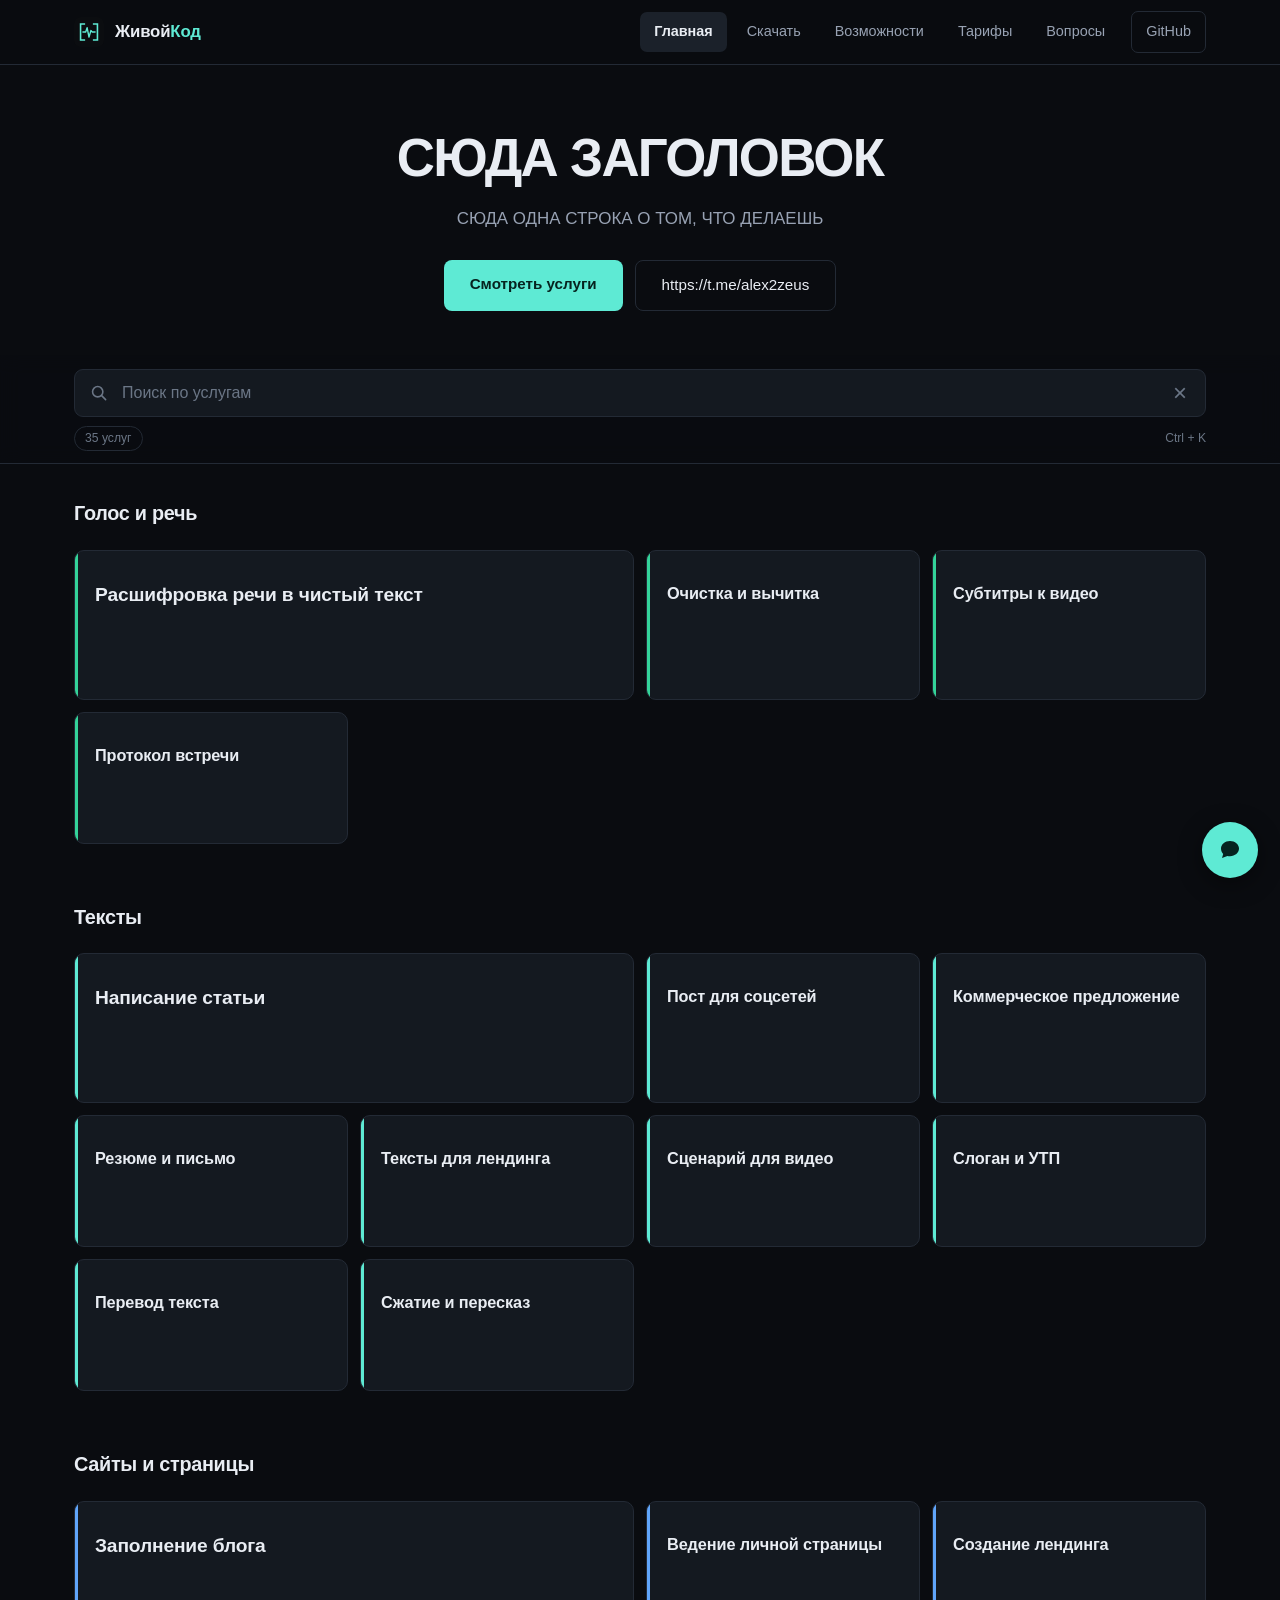
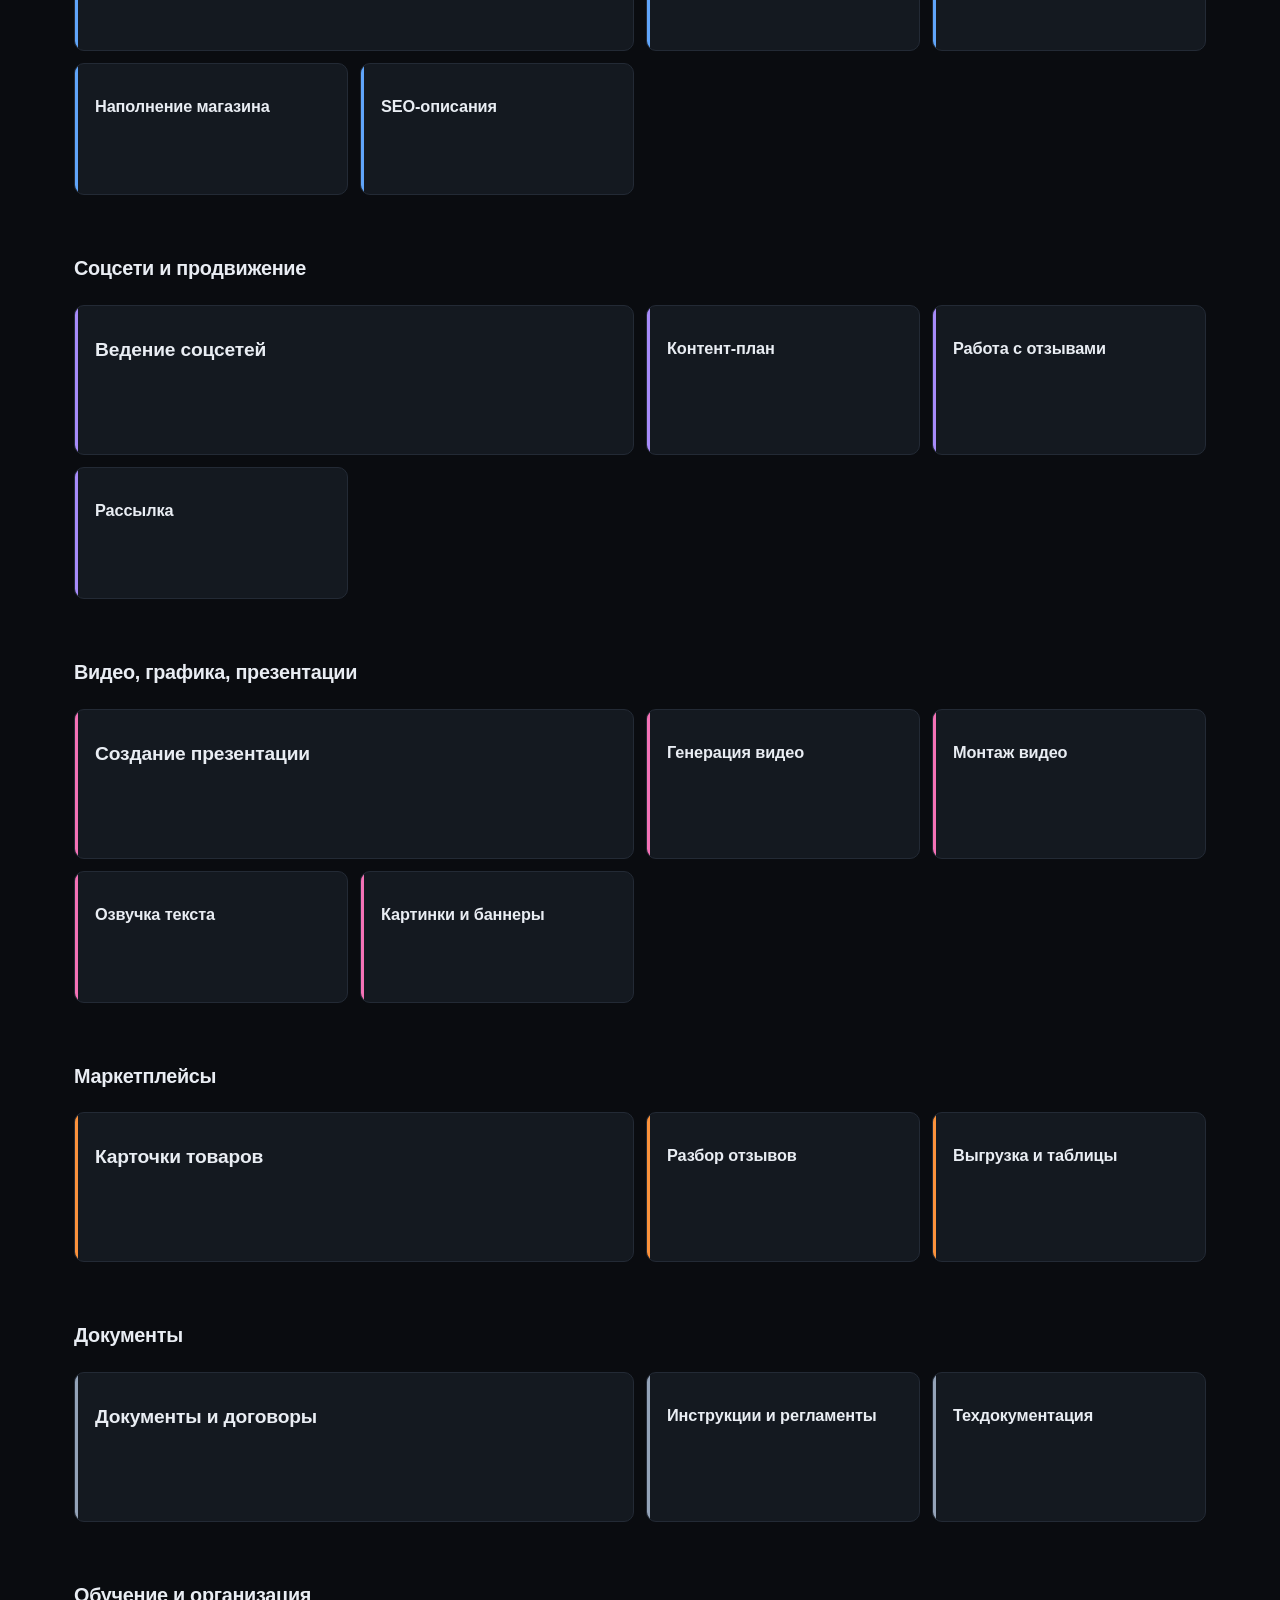
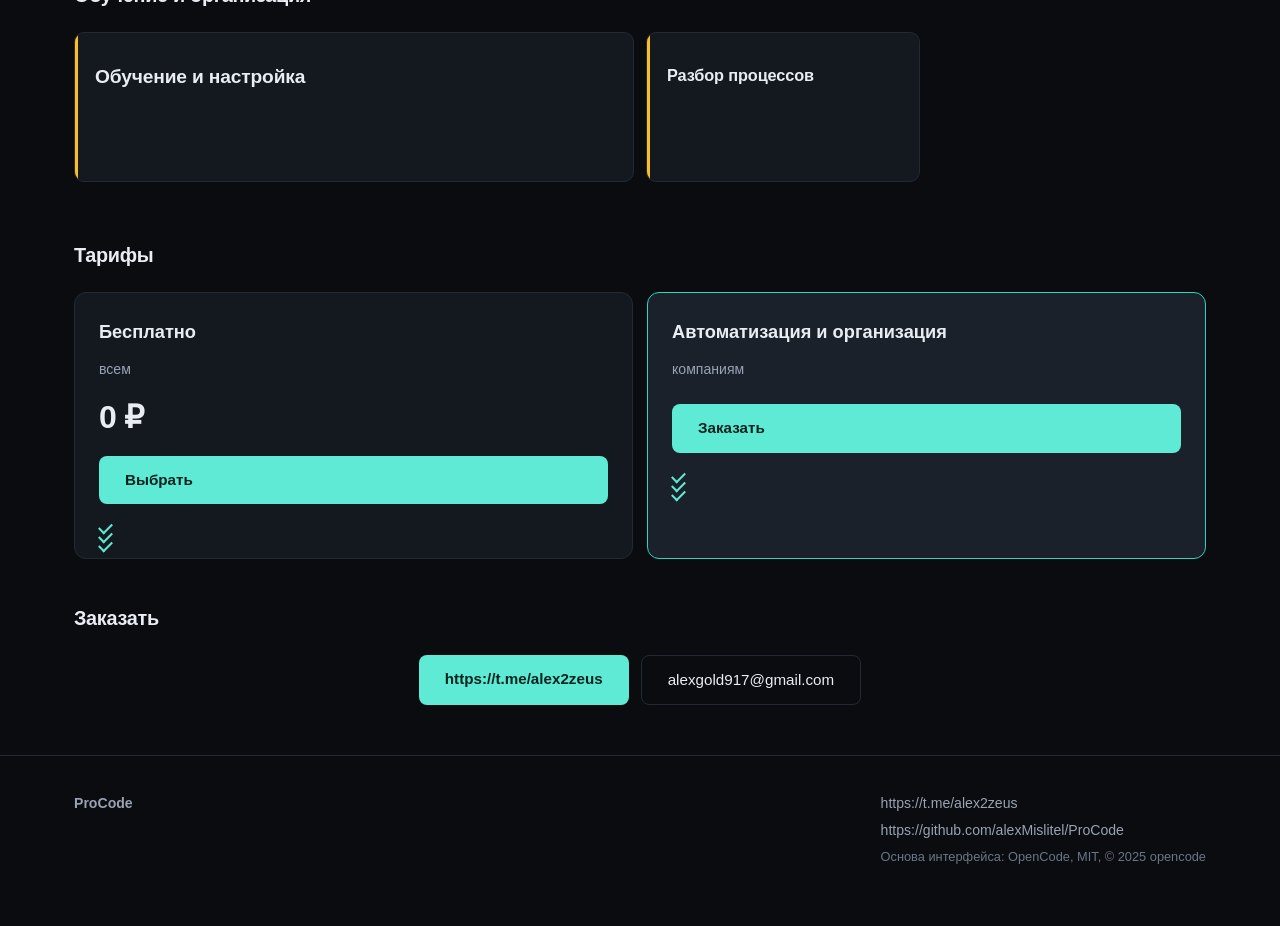
<file: procode-site/index.html>
<!doctype html>
<html lang="ru">
<head>
<meta charset="utf-8">
<meta name="viewport" content="width=device-width, initial-scale=1">

<!--
  СКЕЛЕТ. Заполняет Alexandr.

  Что здесь уже есть:  структура, плитки, поиск, ссылки.
  Чего здесь нет:      заголовков, описаний, цен, обещаний.
                        Всё это вставь сам, в отмеченных местах.

  Разметка для поиска:  data-name="..." — сюда слова, по которым
                        плитка находится. Без этого поиск её не найдёт.
-->

<title>ProCode — услуги</title>
<meta name="description" content="">

<link rel="icon" href="./logo-zhivoi.svg" type="image/svg+xml">
<link rel="stylesheet" href="./style.css">
</head>
<body>

<header class="top">
  <div class="wrap top-in">
    <a class="logo" href="./index.html">
      <img src="./logo-zhivoi.svg" width="30" height="30" alt="">
      <b>Живой<span>Код</span></b>
    </a>
    <nav class="nav" data-nav aria-label="Разделы"></nav>
  </div>
</header>

<main>

  <!-- ===== ГЛАВНЫЙ ЗАГОЛОВОК: впиши свой ===== -->
  <section class="hero">
    <div class="wrap">
      <h1>СЮДА ЗАГОЛОВОК</h1>
      <p>СЮДА ОДНА СТРОКА О ТОМ, ЧТО ДЕЛАЕШЬ</p>
      <div class="cta">
        <a class="btn" href="#groups">Смотреть услуги</a>
        <a class="btn alt" data-external="TELEGRAM">Написать</a>
      </div>
    </div>
  </section>

  <!-- ===== ПОИСК ===== -->
  <div class="searchbar">
    <div class="wrap">
      <div class="search-row">
        <svg class="s-ico" viewBox="0 0 24 24" width="19" height="19" aria-hidden="true">
          <circle cx="11" cy="11" r="6.5" fill="none" stroke="currentColor" stroke-width="2"/>
          <path d="M16 16 L21 21" stroke="currentColor" stroke-width="2" stroke-linecap="round"/>
        </svg>
        <input id="q" type="search" autocomplete="off" spellcheck="false"
               placeholder="Поиск по услугам" aria-label="Поиск по услугам">
        <button type="button" id="clear" title="Очистить" aria-label="Очистить">×</button>
      </div>
      <div class="search-meta">
        <span id="count" class="count"></span>
        <span class="kbd-hint">Ctrl + K</span>
      </div>
    </div>
  </div>

  <div id="groups" class="wrap">

    <div id="empty" class="nothing" hidden>
      <b>Ничего не нашлось</b>
      <p>Попробуйте другое слово.</p>
      <a class="btn alt" data-external="TELEGRAM">Написать нам</a>
    </div>

    <!--
      Копируй этот блок, чтобы сделать новый раздел.
      Меняй: класс раздела (цвет полоски), заголовок, иконки плиток.
    -->
    <section class="group c-voice" data-group>
      <div class="group-head">
        <h2>Голос и речь</h2>
        <p></p>
      </div>
      <div class="tiles">

        <a class="tile wide" href="#order" data-name="расшифровка речь запись интервью подкаст совещание лекция">
          <span class="ico"></span>
          <h3>Расшифровка речи в чистый текст</h3>
          <p></p>
          <span class="note"></span>
        </a>

        <a class="tile" href="#order" data-name="очистка вычитка редактура текста">
          <span class="ico"></span>
          <h3>Очистка и вычитка</h3>
          <p></p>
          <span class="note"></span>
        </a>

        <a class="tile" href="#order" data-name="субтитры титры видео">
          <span class="ico"></span>
          <h3>Субтитры к видео</h3>
          <p></p>
          <span class="note"></span>
        </a>

        <a class="tile" href="#order" data-name="протокол совещания встреча итоги">
          <span class="ico"></span>
          <h3>Протокол встречи</h3>
          <p></p>
          <span class="note"></span>
        </a>

      </div>
    </section>

    <section class="group c-text" data-group>
      <div class="group-head">
        <h2>Тексты</h2>
        <p></p>
      </div>
      <div class="tiles">

        <a class="tile wide" href="#order" data-name="статья текст материал">
          <span class="ico"></span>
          <h3>Написание статьи</h3>
          <p></p>
          <span class="note"></span>
        </a>

        <a class="tile" href="#order" data-name="пост соцсети телеграм вк инстаграм">
          <span class="ico"></span>
          <h3>Пост для соцсетей</h3>
          <p></p>
          <span class="note"></span>
        </a>

        <a class="tile" href="#order" data-name="коммерческое предложение кп">
          <span class="ico"></span>
          <h3>Коммерческое предложение</h3>
          <p></p>
          <span class="note"></span>
        </a>

        <a class="tile" href="#order" data-name="резюме сопроводительное письмо">
          <span class="ico"></span>
          <h3>Резюме и письмо</h3>
          <p></p>
          <span class="note"></span>
        </a>

        <a class="tile" href="#order" data-name="лендинг тексты для сайта">
          <span class="ico"></span>
          <h3>Тексты для лендинга</h3>
          <p></p>
          <span class="note"></span>
        </a>

        <a class="tile" href="#order" data-name="сценарий видео рилс шортс">
          <span class="ico"></span>
          <h3>Сценарий для видео</h3>
          <p></p>
          <span class="note"></span>
        </a>

        <a class="tile" href="#order" data-name="слоган утп реклама заголовок">
          <span class="ico"></span>
          <h3>Слоган и УТП</h3>
          <p></p>
          <span class="note"></span>
        </a>

        <a class="tile" href="#order" data-name="перевод текста язык">
          <span class="ico"></span>
          <h3>Перевод текста</h3>
          <p></p>
          <span class="note"></span>
        </a>

        <a class="tile" href="#order" data-name="сжатие пересказ конспект краткое">
          <span class="ico"></span>
          <h3>Сжатие и пересказ</h3>
          <p></p>
          <span class="note"></span>
        </a>

      </div>
    </section>

    <section class="group c-site" data-group>
      <div class="group-head">
        <h2>Сайты и страницы</h2>
        <p></p>
      </div>
      <div class="tiles">

        <a class="tile wide" href="#order" data-name="заполнить блог сайт наполнение контентом">
          <span class="ico"></span>
          <h3>Заполнение блога</h3>
          <p></p>
          <span class="note"></span>
        </a>

        <a class="tile" href="#order" data-name="ведение личной страницы сайта">
          <span class="ico"></span>
          <h3>Ведение личной страницы</h3>
          <p></p>
          <span class="note"></span>
        </a>

        <a class="tile" href="#order" data-name="лендинг создать страницу">
          <span class="ico"></span>
          <h3>Создание лендинга</h3>
          <p></p>
          <span class="note"></span>
        </a>

        <a class="tile" href="#order" data-name="наполнение магазина карточки товаров">
          <span class="ico"></span>
          <h3>Наполнение магазина</h3>
          <p></p>
          <span class="note"></span>
        </a>

        <a class="tile" href="#order" data-name="seo описание метатеги">
          <span class="ico"></span>
          <h3>SEO-описания</h3>
          <p></p>
          <span class="note"></span>
        </a>

      </div>
    </section>

    <section class="group c-soc" data-group>
      <div class="group-head">
        <h2>Соцсети и продвижение</h2>
        <p></p>
      </div>
      <div class="tiles">

        <a class="tile wide" href="#order" data-name="ведение соцсетей продвижение инстаграм вк телеграм рилс">
          <span class="ico"></span>
          <h3>Ведение соцсетей</h3>
          <p></p>
          <span class="note"></span>
        </a>

        <a class="tile" href="#order" data-name="контент план стратегия">
          <span class="ico"></span>
          <h3>Контент-план</h3>
          <p></p>
          <span class="note"></span>
        </a>

        <a class="tile" href="#order" data-name="отзывы ответы покупателям">
          <span class="ico"></span>
          <h3>Работа с отзывами</h3>
          <p></p>
          <span class="note"></span>
        </a>

        <a class="tile" href="#order" data-name="рассылка письма приглашения">
          <span class="ico"></span>
          <h3>Рассылка</h3>
          <p></p>
          <span class="note"></span>
        </a>

      </div>
    </section>

    <section class="group c-video" data-group>
      <div class="group-head">
        <h2>Видео, графика, презентации</h2>
        <p></p>
      </div>
      <div class="tiles">

        <a class="tile wide" href="#order" data-name="презентация презентации слайды powerpoint">
          <span class="ico"></span>
          <h3>Создание презентации</h3>
          <p></p>
          <span class="note"></span>
        </a>

        <a class="tile" href="#order" data-name="генерация видео ролик">
          <span class="ico"></span>
          <h3>Генерация видео</h3>
          <p></p>
          <span class="note"></span>
        </a>

        <a class="tile" href="#order" data-name="монтаж видео">
          <span class="ico"></span>
          <h3>Монтаж видео</h3>
          <p></p>
          <span class="note"></span>
        </a>

        <a class="tile" href="#order" data-name="озвучка синтез речи голос">
          <span class="ico"></span>
          <h3>Озвучка текста</h3>
          <p></p>
          <span class="note"></span>
        </a>

        <a class="tile" href="#order" data-name="картинки изображения баннер дизайн">
          <span class="ico"></span>
          <h3>Картинки и баннеры</h3>
          <p></p>
          <span class="note"></span>
        </a>

      </div>
    </section>

    <section class="group c-market" data-group>
      <div class="group-head">
        <h2>Маркетплейсы</h2>
        <p></p>
      </div>
      <div class="tiles">

        <a class="tile wide" href="#order" data-name="карточка товара wildberries ozon вб озон маркетплейс">
          <span class="ico"></span>
          <h3>Карточки товаров</h3>
          <p></p>
          <span class="note"></span>
        </a>

        <a class="tile" href="#order" data-name="разбор отзывов анализ">
          <span class="ico"></span>
          <h3>Разбор отзывов</h3>
          <p></p>
          <span class="note"></span>
        </a>

        <a class="tile" href="#order" data-name="выгрузка таблица excel учёт">
          <span class="ico"></span>
          <h3>Выгрузка и таблицы</h3>
          <p></p>
          <span class="note"></span>
        </a>

      </div>
    </section>

    <section class="group c-doc" data-group>
      <div class="group-head">
        <h2>Документы</h2>
        <p></p>
      </div>
      <div class="tiles">

        <a class="tile wide" href="#order" data-name="договор акт документ шаблон заполнение">
          <span class="ico"></span>
          <h3>Документы и договоры</h3>
          <p></p>
          <span class="note"></span>
        </a>

        <a class="tile" href="#order" data-name="инструкция регламент памятка">
          <span class="ico"></span>
          <h3>Инструкции и регламенты</h3>
          <p></p>
          <span class="note"></span>
        </a>

        <a class="tile" href="#order" data-name="техническая документация">
          <span class="ico"></span>
          <h3>Техдокументация</h3>
          <p></p>
          <span class="note"></span>
        </a>

      </div>
    </section>

    <section class="group c-learn" data-group>
      <div class="group-head">
        <h2>Обучение и организация</h2>
        <p></p>
      </div>
      <div class="tiles">

        <a class="tile wide" href="#order" data-name="обучение консультация внедрение ии настройка автоматизация">
          <span class="ico"></span>
          <h3>Обучение и настройка</h3>
          <p></p>
          <span class="note"></span>
        </a>

        <a class="tile" href="#order" data-name="разбор процессов аудит улучшение">
          <span class="ico"></span>
          <h3>Разбор процессов</h3>
          <p></p>
          <span class="note"></span>
        </a>

      </div>
    </section>

    <!-- ===== ТАРИФЫ: заполни сам ===== -->
    <section class="group c-market" id="price">
      <div class="group-head">
        <h2>Тарифы</h2>
        <p></p>
      </div>
      <div class="plans">
        <div class="plan">
          <h3>Бесплатно</h3>
          <p class="v-for">всем</p>
          <div class="v-price"><b>0 ₽</b><span></span></div>
          <a class="btn" href="#groups">Выбрать</a>
          <ul class="checks">
            <li></li>
            <li></li>
            <li></li>
          </ul>
        </div>
        <div class="plan hot">
          <h3>Автоматизация и организация</h3>
          <p class="v-for">компаниям</p>
          <div class="v-price"><b></b><span></span></div>
          <a class="btn" href="#groups">Заказать</a>
          <ul class="checks">
            <li></li>
            <li></li>
            <li></li>
          </ul>
        </div>
      </div>
    </section>

    <!-- ===== ЗАКАЗ: можно переделать в форму ===== -->
    <section class="group" id="order">
      <div class="group-head">
        <h2>Заказать</h2>
        <p></p>
      </div>
      <p></p>
      <div class="cta">
        <a class="btn" data-external="TELEGRAM">Написать</a>
        <a class="btn alt" data-external="EMAIL">Написать на почту</a>
      </div>
    </section>

  </div>
</main>

<footer>
  <div class="wrap foot-grid">
    <div>
      <p><b>ProCode</b></p>
      <p class="dim"></p>
    </div>
    <div>
      <p><a data-external="TELEGRAM">Telegram</a></p>
      <p><a data-external="GITHUB_REPO">GitHub</a></p>
      <p class="dim">Основа интерфейса: OpenCode, MIT, © 2025 opencode</p>
    </div>
  </div>
</footer>

<script src="./site.js"></script>
<script src="./search.js"></script>
<script src="./chat.js"></script>
</body>
</html>
</file>
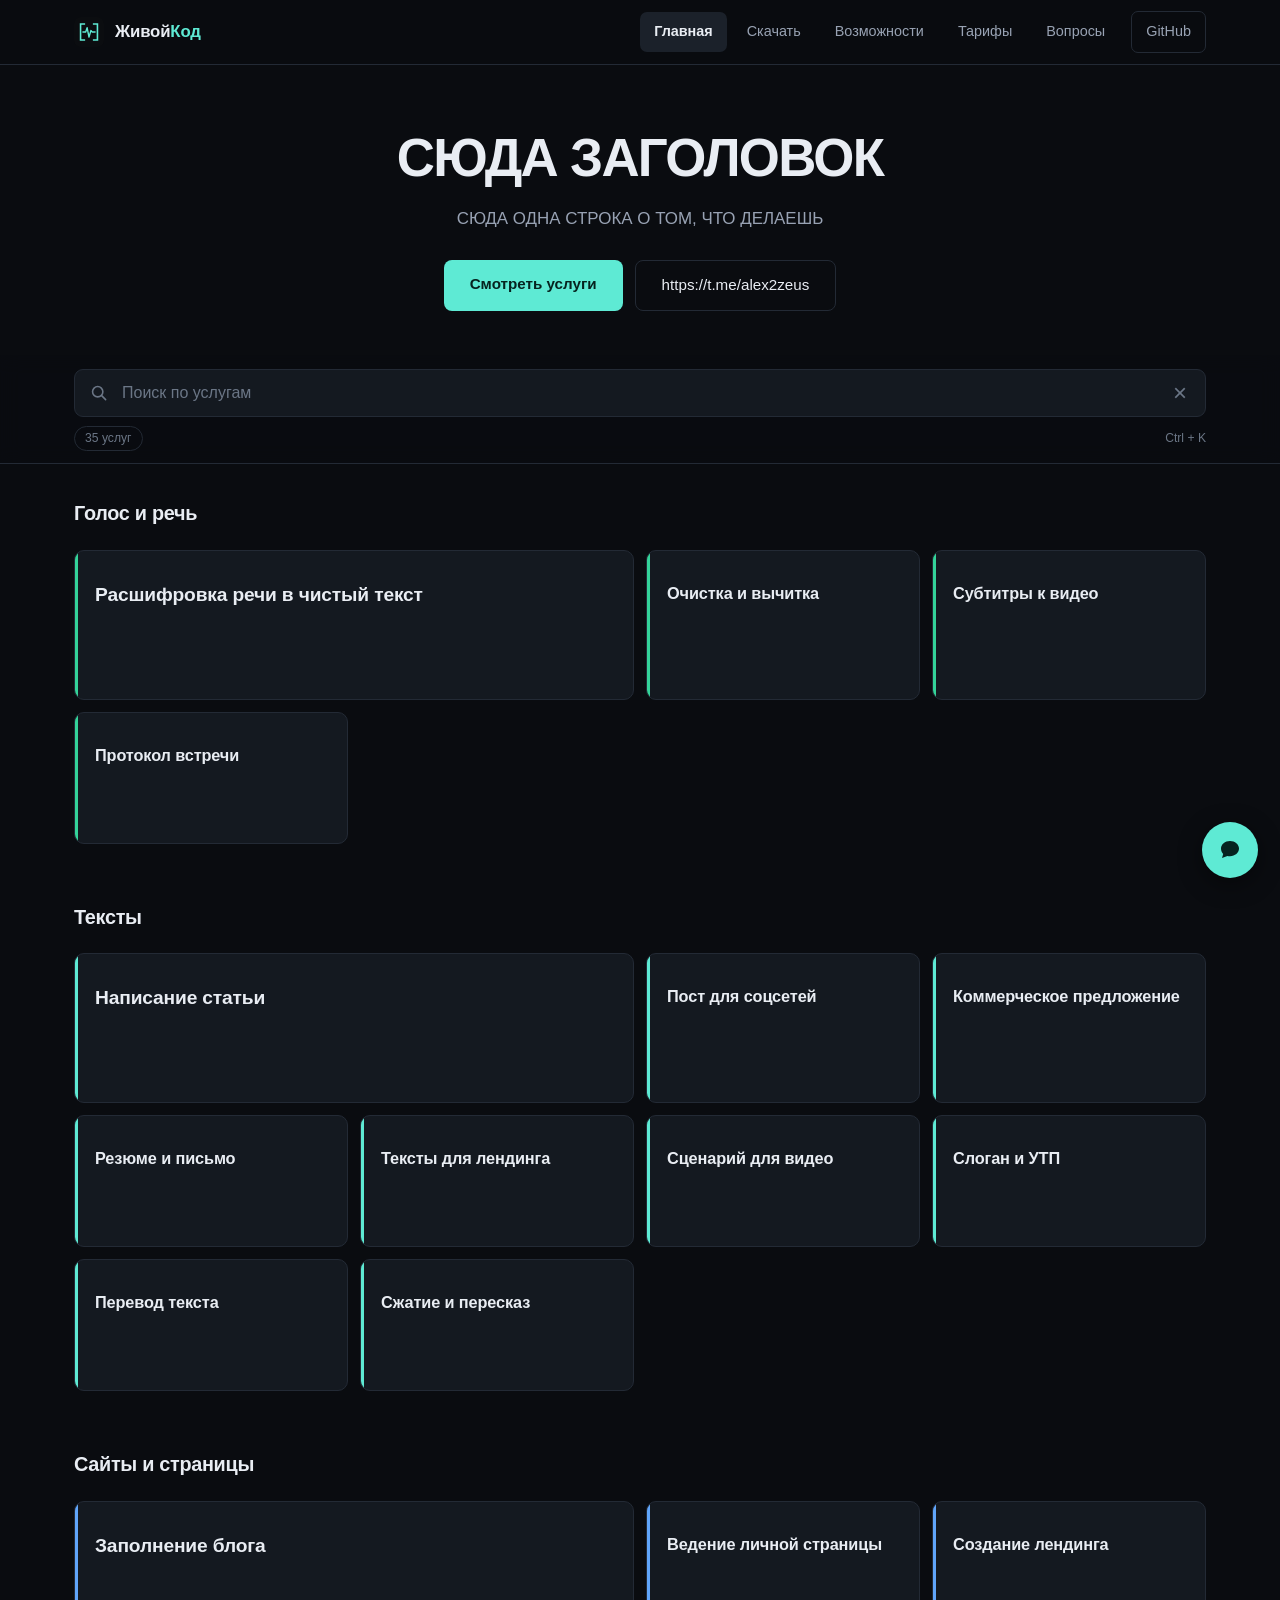
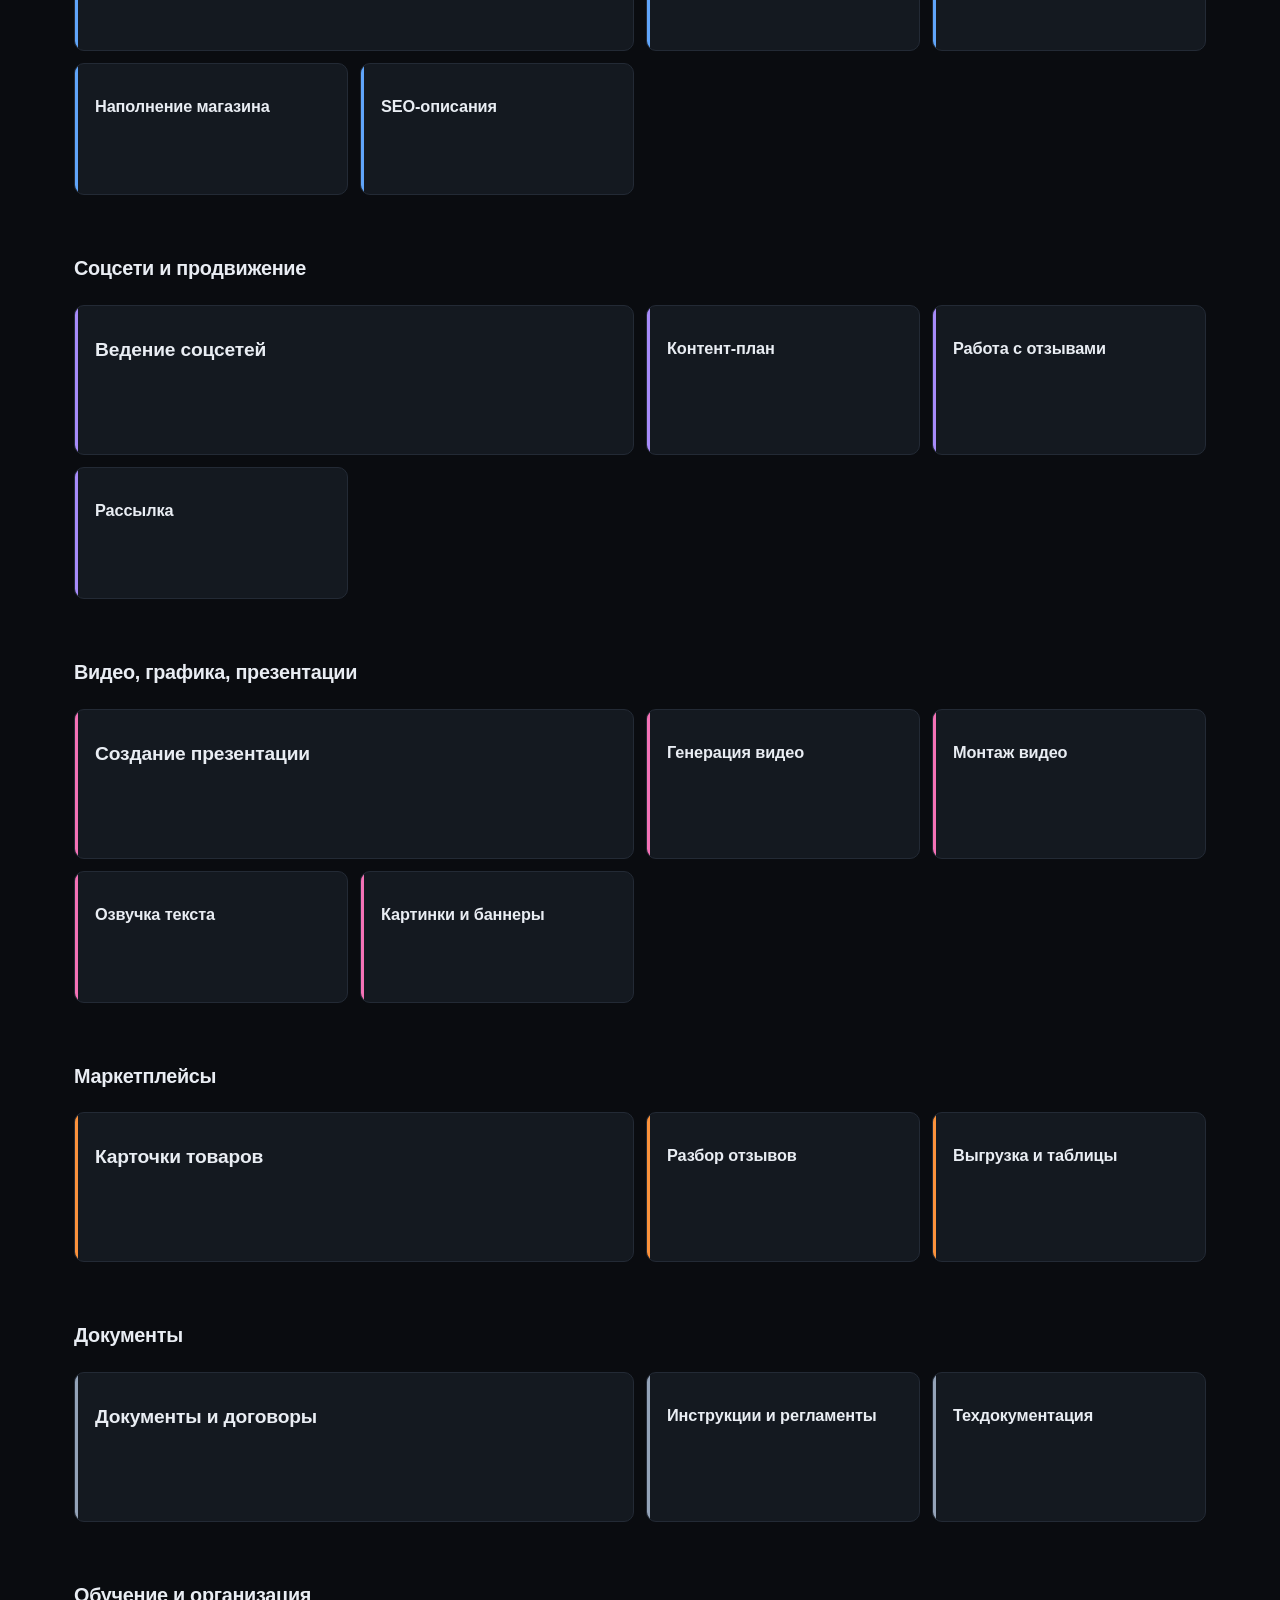
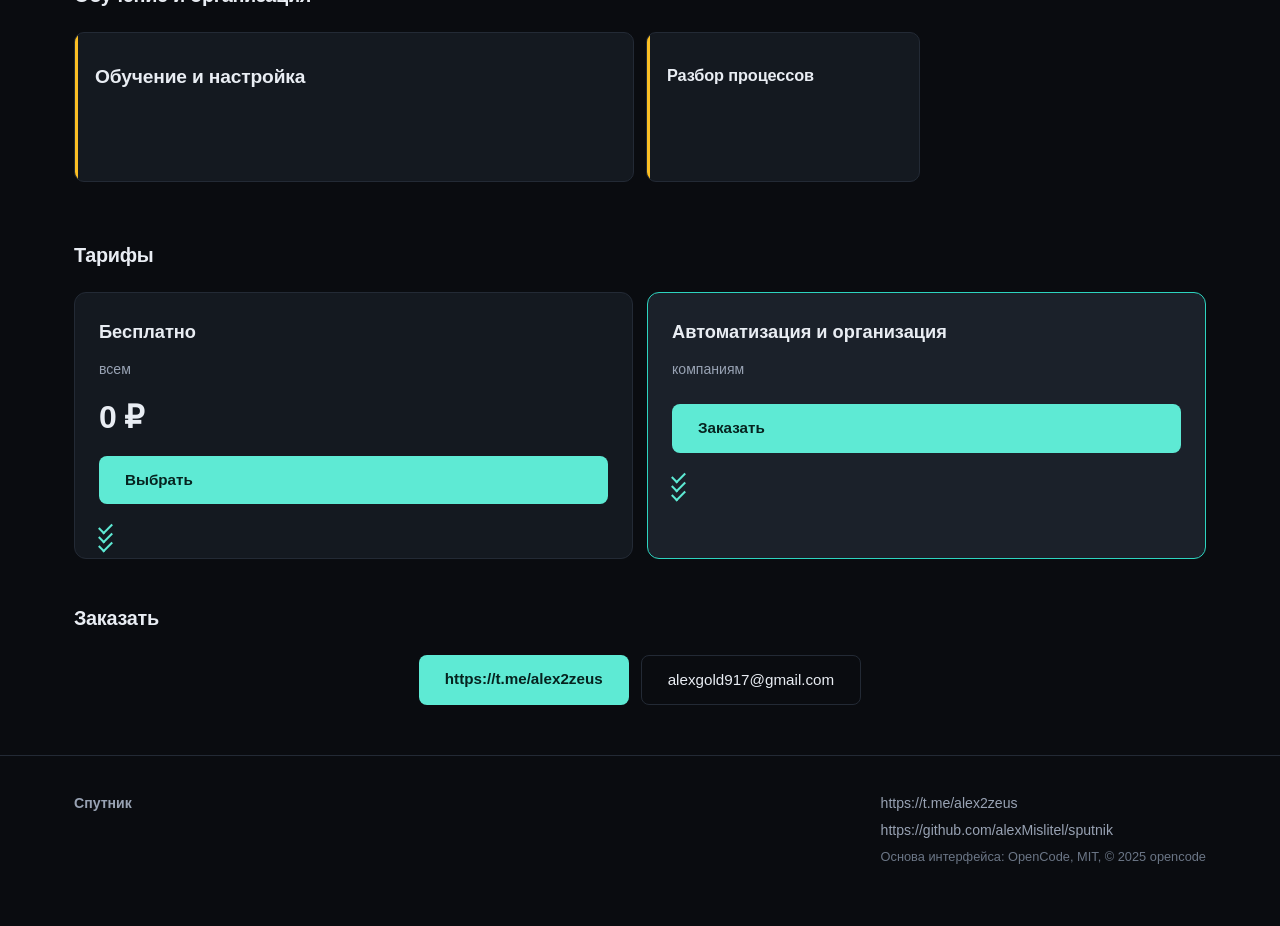
<file: sputnik-site/index.html>
<!doctype html>
<html lang="ru">
<head>
<meta charset="utf-8">
<meta name="viewport" content="width=device-width, initial-scale=1">

<!--
  СКЕЛЕТ. Заполняет Alexandr.

  Что здесь уже есть:  структура, плитки, поиск, ссылки.
  Чего здесь нет:      заголовков, описаний, цен, обещаний.
                        Всё это вставь сам, в отмеченных местах.

  Разметка для поиска:  data-name="..." — сюда слова, по которым
                        плитка находится. Без этого поиск её не найдёт.
-->

<title>Спутник — услуги</title>
<meta name="description" content="">

<link rel="icon" href="./logo-zhivoi.svg" type="image/svg+xml">
<link rel="stylesheet" href="./style.css">
</head>
<body>

<header class="top">
  <div class="wrap top-in">
    <a class="logo" href="./index.html">
      <img src="./logo-zhivoi.svg" width="30" height="30" alt="">
      <b>Живой<span>Код</span></b>
    </a>
    <nav class="nav" data-nav aria-label="Разделы"></nav>
  </div>
</header>

<main>

  <!-- ===== ГЛАВНЫЙ ЗАГОЛОВОК: впиши свой ===== -->
  <section class="hero">
    <div class="wrap">
      <h1>СЮДА ЗАГОЛОВОК</h1>
      <p>СЮДА ОДНА СТРОКА О ТОМ, ЧТО ДЕЛАЕШЬ</p>
      <div class="cta">
        <a class="btn" href="#groups">Смотреть услуги</a>
        <a class="btn alt" data-external="TELEGRAM">Написать</a>
      </div>
    </div>
  </section>

  <!-- ===== ПОИСК ===== -->
  <div class="searchbar">
    <div class="wrap">
      <div class="search-row">
        <svg class="s-ico" viewBox="0 0 24 24" width="19" height="19" aria-hidden="true">
          <circle cx="11" cy="11" r="6.5" fill="none" stroke="currentColor" stroke-width="2"/>
          <path d="M16 16 L21 21" stroke="currentColor" stroke-width="2" stroke-linecap="round"/>
        </svg>
        <input id="q" type="search" autocomplete="off" spellcheck="false"
               placeholder="Поиск по услугам" aria-label="Поиск по услугам">
        <button type="button" id="clear" title="Очистить" aria-label="Очистить">×</button>
      </div>
      <div class="search-meta">
        <span id="count" class="count"></span>
        <span class="kbd-hint">Ctrl + K</span>
      </div>
    </div>
  </div>

  <div id="groups" class="wrap">

    <div id="empty" class="nothing" hidden>
      <b>Ничего не нашлось</b>
      <p>Попробуйте другое слово.</p>
      <a class="btn alt" data-external="TELEGRAM">Написать нам</a>
    </div>

    <!--
      Копируй этот блок, чтобы сделать новый раздел.
      Меняй: класс раздела (цвет полоски), заголовок, иконки плиток.
    -->
    <section class="group c-voice" data-group>
      <div class="group-head">
        <h2>Голос и речь</h2>
        <p></p>
      </div>
      <div class="tiles">

        <a class="tile wide" href="#order" data-name="расшифровка речь запись интервью подкаст совещание лекция">
          <span class="ico"></span>
          <h3>Расшифровка речи в чистый текст</h3>
          <p></p>
          <span class="note"></span>
        </a>

        <a class="tile" href="#order" data-name="очистка вычитка редактура текста">
          <span class="ico"></span>
          <h3>Очистка и вычитка</h3>
          <p></p>
          <span class="note"></span>
        </a>

        <a class="tile" href="#order" data-name="субтитры титры видео">
          <span class="ico"></span>
          <h3>Субтитры к видео</h3>
          <p></p>
          <span class="note"></span>
        </a>

        <a class="tile" href="#order" data-name="протокол совещания встреча итоги">
          <span class="ico"></span>
          <h3>Протокол встречи</h3>
          <p></p>
          <span class="note"></span>
        </a>

      </div>
    </section>

    <section class="group c-text" data-group>
      <div class="group-head">
        <h2>Тексты</h2>
        <p></p>
      </div>
      <div class="tiles">

        <a class="tile wide" href="#order" data-name="статья текст материал">
          <span class="ico"></span>
          <h3>Написание статьи</h3>
          <p></p>
          <span class="note"></span>
        </a>

        <a class="tile" href="#order" data-name="пост соцсети телеграм вк инстаграм">
          <span class="ico"></span>
          <h3>Пост для соцсетей</h3>
          <p></p>
          <span class="note"></span>
        </a>

        <a class="tile" href="#order" data-name="коммерческое предложение кп">
          <span class="ico"></span>
          <h3>Коммерческое предложение</h3>
          <p></p>
          <span class="note"></span>
        </a>

        <a class="tile" href="#order" data-name="резюме сопроводительное письмо">
          <span class="ico"></span>
          <h3>Резюме и письмо</h3>
          <p></p>
          <span class="note"></span>
        </a>

        <a class="tile" href="#order" data-name="лендинг тексты для сайта">
          <span class="ico"></span>
          <h3>Тексты для лендинга</h3>
          <p></p>
          <span class="note"></span>
        </a>

        <a class="tile" href="#order" data-name="сценарий видео рилс шортс">
          <span class="ico"></span>
          <h3>Сценарий для видео</h3>
          <p></p>
          <span class="note"></span>
        </a>

        <a class="tile" href="#order" data-name="слоган утп реклама заголовок">
          <span class="ico"></span>
          <h3>Слоган и УТП</h3>
          <p></p>
          <span class="note"></span>
        </a>

        <a class="tile" href="#order" data-name="перевод текста язык">
          <span class="ico"></span>
          <h3>Перевод текста</h3>
          <p></p>
          <span class="note"></span>
        </a>

        <a class="tile" href="#order" data-name="сжатие пересказ конспект краткое">
          <span class="ico"></span>
          <h3>Сжатие и пересказ</h3>
          <p></p>
          <span class="note"></span>
        </a>

      </div>
    </section>

    <section class="group c-site" data-group>
      <div class="group-head">
        <h2>Сайты и страницы</h2>
        <p></p>
      </div>
      <div class="tiles">

        <a class="tile wide" href="#order" data-name="заполнить блог сайт наполнение контентом">
          <span class="ico"></span>
          <h3>Заполнение блога</h3>
          <p></p>
          <span class="note"></span>
        </a>

        <a class="tile" href="#order" data-name="ведение личной страницы сайта">
          <span class="ico"></span>
          <h3>Ведение личной страницы</h3>
          <p></p>
          <span class="note"></span>
        </a>

        <a class="tile" href="#order" data-name="лендинг создать страницу">
          <span class="ico"></span>
          <h3>Создание лендинга</h3>
          <p></p>
          <span class="note"></span>
        </a>

        <a class="tile" href="#order" data-name="наполнение магазина карточки товаров">
          <span class="ico"></span>
          <h3>Наполнение магазина</h3>
          <p></p>
          <span class="note"></span>
        </a>

        <a class="tile" href="#order" data-name="seo описание метатеги">
          <span class="ico"></span>
          <h3>SEO-описания</h3>
          <p></p>
          <span class="note"></span>
        </a>

      </div>
    </section>

    <section class="group c-soc" data-group>
      <div class="group-head">
        <h2>Соцсети и продвижение</h2>
        <p></p>
      </div>
      <div class="tiles">

        <a class="tile wide" href="#order" data-name="ведение соцсетей продвижение инстаграм вк телеграм рилс">
          <span class="ico"></span>
          <h3>Ведение соцсетей</h3>
          <p></p>
          <span class="note"></span>
        </a>

        <a class="tile" href="#order" data-name="контент план стратегия">
          <span class="ico"></span>
          <h3>Контент-план</h3>
          <p></p>
          <span class="note"></span>
        </a>

        <a class="tile" href="#order" data-name="отзывы ответы покупателям">
          <span class="ico"></span>
          <h3>Работа с отзывами</h3>
          <p></p>
          <span class="note"></span>
        </a>

        <a class="tile" href="#order" data-name="рассылка письма приглашения">
          <span class="ico"></span>
          <h3>Рассылка</h3>
          <p></p>
          <span class="note"></span>
        </a>

      </div>
    </section>

    <section class="group c-video" data-group>
      <div class="group-head">
        <h2>Видео, графика, презентации</h2>
        <p></p>
      </div>
      <div class="tiles">

        <a class="tile wide" href="#order" data-name="презентация презентации слайды powerpoint">
          <span class="ico"></span>
          <h3>Создание презентации</h3>
          <p></p>
          <span class="note"></span>
        </a>

        <a class="tile" href="#order" data-name="генерация видео ролик">
          <span class="ico"></span>
          <h3>Генерация видео</h3>
          <p></p>
          <span class="note"></span>
        </a>

        <a class="tile" href="#order" data-name="монтаж видео">
          <span class="ico"></span>
          <h3>Монтаж видео</h3>
          <p></p>
          <span class="note"></span>
        </a>

        <a class="tile" href="#order" data-name="озвучка синтез речи голос">
          <span class="ico"></span>
          <h3>Озвучка текста</h3>
          <p></p>
          <span class="note"></span>
        </a>

        <a class="tile" href="#order" data-name="картинки изображения баннер дизайн">
          <span class="ico"></span>
          <h3>Картинки и баннеры</h3>
          <p></p>
          <span class="note"></span>
        </a>

      </div>
    </section>

    <section class="group c-market" data-group>
      <div class="group-head">
        <h2>Маркетплейсы</h2>
        <p></p>
      </div>
      <div class="tiles">

        <a class="tile wide" href="#order" data-name="карточка товара wildberries ozon вб озон маркетплейс">
          <span class="ico"></span>
          <h3>Карточки товаров</h3>
          <p></p>
          <span class="note"></span>
        </a>

        <a class="tile" href="#order" data-name="разбор отзывов анализ">
          <span class="ico"></span>
          <h3>Разбор отзывов</h3>
          <p></p>
          <span class="note"></span>
        </a>

        <a class="tile" href="#order" data-name="выгрузка таблица excel учёт">
          <span class="ico"></span>
          <h3>Выгрузка и таблицы</h3>
          <p></p>
          <span class="note"></span>
        </a>

      </div>
    </section>

    <section class="group c-doc" data-group>
      <div class="group-head">
        <h2>Документы</h2>
        <p></p>
      </div>
      <div class="tiles">

        <a class="tile wide" href="#order" data-name="договор акт документ шаблон заполнение">
          <span class="ico"></span>
          <h3>Документы и договоры</h3>
          <p></p>
          <span class="note"></span>
        </a>

        <a class="tile" href="#order" data-name="инструкция регламент памятка">
          <span class="ico"></span>
          <h3>Инструкции и регламенты</h3>
          <p></p>
          <span class="note"></span>
        </a>

        <a class="tile" href="#order" data-name="техническая документация">
          <span class="ico"></span>
          <h3>Техдокументация</h3>
          <p></p>
          <span class="note"></span>
        </a>

      </div>
    </section>

    <section class="group c-learn" data-group>
      <div class="group-head">
        <h2>Обучение и организация</h2>
        <p></p>
      </div>
      <div class="tiles">

        <a class="tile wide" href="#order" data-name="обучение консультация внедрение ии настройка автоматизация">
          <span class="ico"></span>
          <h3>Обучение и настройка</h3>
          <p></p>
          <span class="note"></span>
        </a>

        <a class="tile" href="#order" data-name="разбор процессов аудит улучшение">
          <span class="ico"></span>
          <h3>Разбор процессов</h3>
          <p></p>
          <span class="note"></span>
        </a>

      </div>
    </section>

    <!-- ===== ТАРИФЫ: заполни сам ===== -->
    <section class="group c-market" id="price">
      <div class="group-head">
        <h2>Тарифы</h2>
        <p></p>
      </div>
      <div class="plans">
        <div class="plan">
          <h3>Бесплатно</h3>
          <p class="v-for">всем</p>
          <div class="v-price"><b>0 ₽</b><span></span></div>
          <a class="btn" href="#groups">Выбрать</a>
          <ul class="checks">
            <li></li>
            <li></li>
            <li></li>
          </ul>
        </div>
        <div class="plan hot">
          <h3>Автоматизация и организация</h3>
          <p class="v-for">компаниям</p>
          <div class="v-price"><b></b><span></span></div>
          <a class="btn" href="#groups">Заказать</a>
          <ul class="checks">
            <li></li>
            <li></li>
            <li></li>
          </ul>
        </div>
      </div>
    </section>

    <!-- ===== ЗАКАЗ: можно переделать в форму ===== -->
    <section class="group" id="order">
      <div class="group-head">
        <h2>Заказать</h2>
        <p></p>
      </div>
      <p></p>
      <div class="cta">
        <a class="btn" data-external="TELEGRAM">Написать</a>
        <a class="btn alt" data-external="EMAIL">Написать на почту</a>
      </div>
    </section>

  </div>
</main>

<footer>
  <div class="wrap foot-grid">
    <div>
      <p><b>Спутник</b></p>
      <p class="dim"></p>
    </div>
    <div>
      <p><a data-external="TELEGRAM">Telegram</a></p>
      <p><a data-external="GITHUB_REPO">GitHub</a></p>
      <p class="dim">Основа интерфейса: OpenCode, MIT, © 2025 opencode</p>
    </div>
  </div>
</footer>

<script src="./site.js"></script>
<script src="./search.js"></script>
<script src="./chat.js"></script>
</body>
</html>
</file>
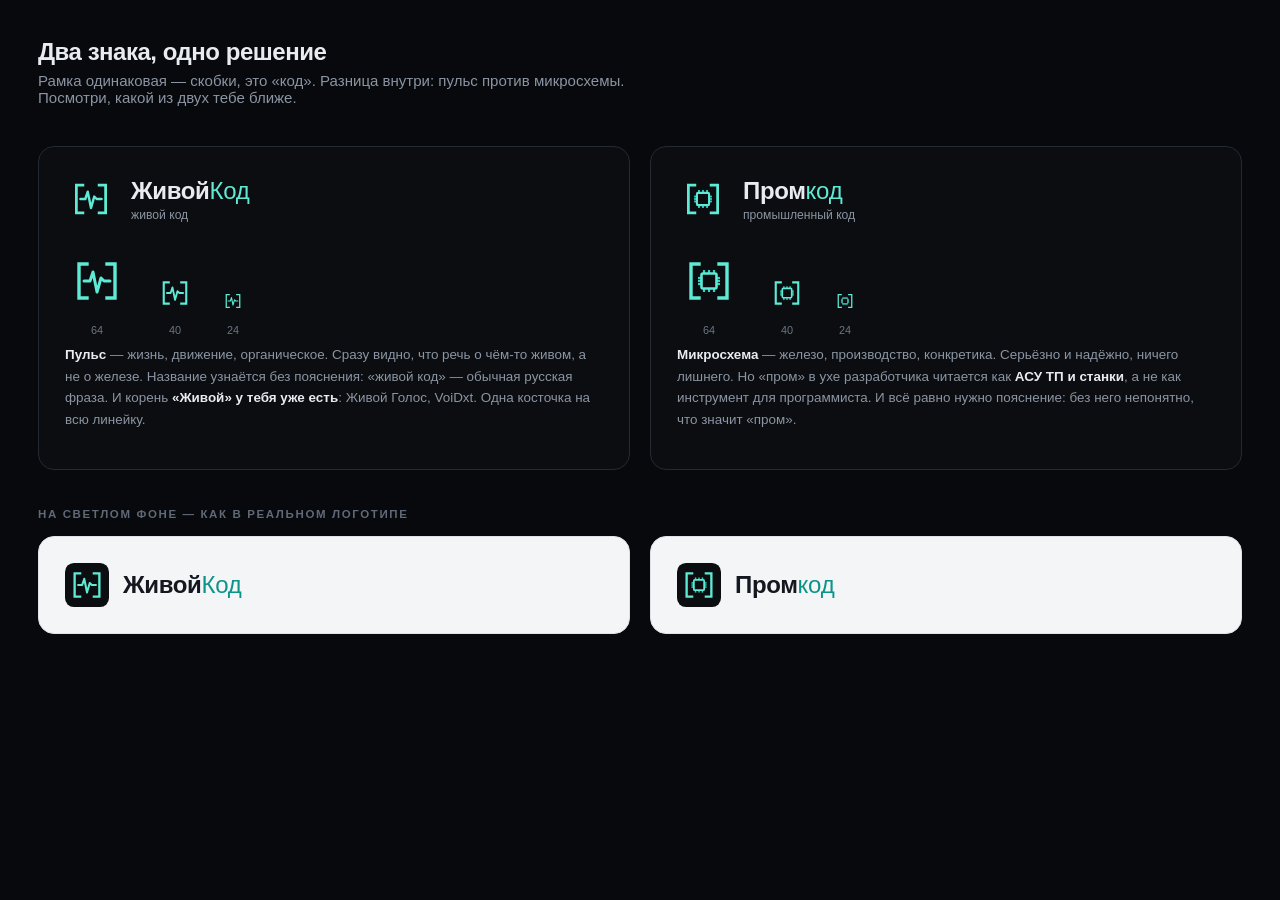
<file: procode-site/compare.html>
<!doctype html>
<html lang="ru">
<head>
<meta charset="utf-8">
<title>ЖивойКод или Промкод — знаки рядом</title>
<style>
  body{margin:0;background:#07090c;color:#e8ecf1;
       font-family:-apple-system,"Segoe UI",Roboto,Arial,sans-serif;padding:38px}
  h1{font-size:1.5rem;letter-spacing:-.02em;margin:0 0 6px;font-weight:680}
  .lead{color:#8b95a3;margin:0 0 40px;max-width:660px;font-size:.94rem}
  h2{font-size:.72rem;letter-spacing:.14em;text-transform:uppercase;
     color:#5f6977;margin:38px 0 16px;font-weight:600}
  .panel{background:#0b0d10;border:1px solid #242a33;border-radius:16px;padding:26px}
  .light{background:#f4f5f7;border:1px solid #dfe3e9}
  .lockup{display:flex;align-items:center;gap:14px}
  .name{font-size:1.5rem;font-weight:680;letter-spacing:-.015em}
  .name span{font-weight:400;color:#5eead4;letter-spacing:-.01em}
  .light .name{color:#14171f}
  .light .name span{color:#0d9488}
  .tagline{font-size:.76rem;color:#8b95a3;margin-top:3px}
  .light .tagline{color:#667085}
  .grid{display:grid;grid-template-columns:1fr 1fr;gap:20px;margin-bottom:34px}
  @media(max-width:800px){.grid{grid-template-columns:1fr}}
  .sizes{display:flex;align-items:flex-end;gap:26px;flex-wrap:wrap}
  .cell{text-align:center}
  .cell b{display:block;font-size:.68rem;color:#6b7686;margin-top:7px;font-weight:500}
  .verdict{margin-top:8px;font-size:.84rem;color:#8b95a3;max-width:640px;line-height:1.6}
  .verdict b{color:#e8ecf1}
</style>
</head>
<body>

<h1>Два знака, одно решение</h1>
<p class="lead">Рамка одинаковая — скобки, это «код». Разница внутри: пульс против микросхемы. Посмотри, какой из двух тебе ближе.</p>

<div class="grid">

  <div class="panel">
    <div class="lockup">
      <img src="./logo-zhivoi.svg" width="52" height="52" alt="">
      <div>
        <div class="name">Живой<span>Код</span></div>
        <div class="tagline">живой код</div>
      </div>
    </div>
    <div class="sizes" style="margin-top:24px">
      <div class="cell"><img src="./logo-zhivoi.svg" width="64" height="64" alt=""><b>64</b></div>
      <div class="cell"><img src="./logo-zhivoi.svg" width="40" height="40" alt=""><b>40</b></div>
      <div class="cell"><img src="./logo-zhivoi.svg" width="24" height="24" alt=""><b>24</b></div>
    </div>
    <p class="verdict">
      <b>Пульс</b> — жизнь, движение, органическое. Сразу видно, что речь
      о чём-то живом, а не о железе. Название узнаётся без пояснения:
      «живой код» — обычная русская фраза. И корень <b>«Живой» у тебя уже
      есть</b>: Живой Голос, VoiDxt. Одна косточка на всю линейку.
    </p>
  </div>

  <div class="panel">
    <div class="lockup">
      <img src="./logo-prom.svg" width="52" height="52" alt="">
      <div>
        <div class="name">Пром<span>код</span></div>
        <div class="tagline">промышленный код</div>
      </div>
    </div>
    <div class="sizes" style="margin-top:24px">
      <div class="cell"><img src="./logo-prom.svg" width="64" height="64" alt=""><b>64</b></div>
      <div class="cell"><img src="./logo-prom.svg" width="40" height="40" alt=""><b>40</b></div>
      <div class="cell"><img src="./logo-prom.svg" width="24" height="24" alt=""><b>24</b></div>
    </div>
    <p class="verdict">
      <b>Микросхема</b> — железо, производство, конкретика. Серьёзно и
      надёжно, ничего лишнего. Но «пром» в ухе разработчика читается как
      <b>АСУ ТП и станки</b>, а не как инструмент для программиста.
      И всё равно нужно пояснение: без него непонятно, что значит «пром».
    </p>
  </div>

</div>

<h2>На светлом фоне — как в реальном логотипе</h2>
<div class="grid">
  <div class="panel light">
    <div class="lockup">
      <img src="./logo-zhivoi.svg" width="44" height="44" alt="">
      <div class="name">Живой<span>Код</span></div>
    </div>
  </div>
  <div class="panel light">
    <div class="lockup">
      <img src="./logo-prom.svg" width="44" height="44" alt="">
      <div class="name">Пром<span>код</span></div>
    </div>
  </div>
</div>

</body>
</html>
</file>
<file: procode-site/style.css>
/* ProCode © 2026 Alexandr. Основной код форка: OpenCode, MIT, © 2025 opencode */

:root{
  --bg:#0a0c10; --tile:#141920; --tile-hi:#1b212a; --line:#232a35;
  --text:#e9edf3; --muted:#98a2b3; --dim:#6b7686;
  --radius:10px;
  --sans:-apple-system,BlinkMacSystemFont,"Segoe UI Variable","Segoe UI",Roboto,Arial,sans-serif;
}
*{box-sizing:border-box}
html{scroll-behavior:smooth}
body{
  margin:0;background:var(--bg);color:var(--text);
  font-family:var(--sans);font-size:16px;line-height:1.6;
  -webkit-font-smoothing:antialiased;
}
img{max-width:100%;height:auto}
a{color:inherit;text-decoration:none}
.wrap{max-width:1180px;margin:0 auto;padding:0 24px}
.off{opacity:.4;cursor:default}

/* ---------------- шапка ---------------- */
.top{border-bottom:1px solid var(--line);background:rgba(10,12,16,.92);
  position:sticky;top:0;z-index:30;backdrop-filter:blur(10px)}
.top-in{display:flex;align-items:center;justify-content:space-between;height:64px;gap:24px}
.logo{display:flex;align-items:center;gap:11px;font-weight:660;font-size:1.05rem;letter-spacing:-.01em}
.logo img{border-radius:7px}
.logo b{font-weight:660}
.logo span{color:var(--accent,#5eead4)}
.nav{display:flex;gap:6px;align-items:center;flex-wrap:wrap}
.nav a{padding:8px 14px;border-radius:7px;font-size:.9rem;color:var(--muted)}
.nav a:hover{background:var(--tile);color:var(--text)}
.nav a.on{background:var(--tile-hi);color:var(--text);font-weight:600}
.nav .ghost{border:1px solid var(--line);margin-left:6px}

/* ---------------- герой ---------------- */
.hero{padding:64px 0 44px;text-align:center}
.hero h1{font-size:clamp(2rem,5.6vw,3.3rem);line-height:1.1;letter-spacing:-.032em;
  margin:0 0 18px;font-weight:700;max-width:900px;margin-inline:auto}
.hero h1 em{font-style:normal;color:#5eead4}
.hero p{color:var(--muted);font-size:1.06rem;max-width:660px;margin:0 auto 28px}
.cta{display:flex;gap:12px;justify-content:center;flex-wrap:wrap}
.btn{background:#5eead4;color:#06231f;font-weight:640;font-size:.95rem;
  padding:12px 26px;border-radius:8px}
.btn:hover{background:#2dd4bf}
.btn.alt{background:none;color:var(--text);border:1px solid var(--line);font-weight:500}
.btn.alt:hover{border-color:#5eead4;color:#5eead4}

/* ---------------- разделы и плитки ---------------- */
section.group{padding:34px 0 10px}
.group-head{display:flex;align-items:baseline;gap:14px;margin-bottom:20px;flex-wrap:wrap}
.group-head h2{font-size:1.24rem;margin:0;font-weight:660;letter-spacing:-.015em}
.group-head p{margin:0;color:var(--dim);font-size:.88rem}
.count{font-size:.76rem;color:var(--dim);border:1px solid var(--line);
  border-radius:20px;padding:2px 10px}

.tiles{
  display:grid;
  grid-template-columns:repeat(auto-fill,minmax(258px,1fr));
  gap:12px;
  margin-bottom:14px;
}

/* Плитка. Крупная и понятная — как в меню «Пуск» Windows. */
.tile{
  background:var(--tile);
  border:1px solid var(--line);
  border-radius:var(--radius);
  padding:20px 20px 22px;
  min-height:132px;
  display:flex;flex-direction:column;
  position:relative;overflow:hidden;
  transition:transform .14s ease,background .14s ease,border-color .14s ease;
}
.tile::before{
  content:"";position:absolute;left:0;top:0;bottom:0;width:3px;
  background:var(--c,var(--line));
}
.tile:hover{background:var(--tile-hi);border-color:#39424f;transform:translateY(-2px)}
.tile .ico{font-size:30px;line-height:1;margin-bottom:12px}
.tile h3{margin:0 0 6px;font-size:1.02rem;font-weight:620;letter-spacing:-.008em;line-height:1.3}
.tile p{margin:0;color:var(--muted);font-size:.855rem;line-height:1.5}
.tile .note{
  margin-top:auto;padding-top:12px;font-size:.74rem;color:var(--dim);
  display:flex;align-items:center;gap:6px
}
.dot{width:6px;height:6px;border-radius:50%;background:var(--ok,#3ddc97);flex:0 0 6px}
.dot.no{background:#f59e0b}

/* Первая плитка в разделе — крупная, во две колонки. Это та же
   иерархия, что в меню «Пуск»: главное крупно, остальное ровно. */
.tiles .tile.wide{grid-column:span 2;min-height:150px}
.tiles .tile.wide .ico{font-size:40px}
.tiles .tile.wide h3{font-size:1.2rem}
.tiles .tile.wide p{font-size:.9rem;max-width:44ch}

/* ---------------- поиск ---------------- */
.searchbar{
  position:sticky;top:64px;z-index:20;
  background:rgba(10,12,16,.94);backdrop-filter:blur(10px);
  border-bottom:1px solid var(--line);padding:14px 0 12px;
}
.search-row{
  display:flex;align-items:center;gap:12px;
  background:var(--tile);border:1px solid var(--line);
  border-radius:9px;padding:0 14px;height:48px;
  transition:border-color .15s ease,background .15s ease;
}
.search-row:focus-within{border-color:#3d4757;background:var(--tile-hi)}
.s-ico{color:var(--dim);flex:0 0 19px}
.search-row:focus-within .s-ico{color:#5eead4}
#q{
  flex:1;background:none;border:none;outline:none;color:var(--text);
  font:inherit;font-size:1rem;height:100%;
}
#q::placeholder{color:var(--dim)}
#q::-webkit-search-cancel-button{display:none}
#clear{
  background:none;border:none;color:var(--dim);font-size:1.5rem;line-height:1;
  cursor:pointer;padding:0 4px;border-radius:5px;
}
#clear:hover{color:var(--text)}
.search-meta{
  display:flex;align-items:center;justify-content:space-between;gap:14px;
  margin-top:9px;
}
.kbd-hint{font-size:.76rem;color:var(--dim)}
@media(max-width:640px){.kbd-hint{display:none}}

/* ---------------- пусто ---------------- */
.nothing{
  text-align:center;padding:70px 20px 90px;
}
.nothing b{display:block;font-size:1.16rem;margin-bottom:8px;font-weight:640}
.nothing p{color:var(--muted);margin:0 0 20px}

/* кнопка записи голосом в чате */
.rec-row{display:flex;align-items:center;gap:12px}
.rec{
  display:flex;align-items:center;gap:8px;flex:0 0 auto;
  background:var(--bg);border:1px solid var(--line);color:var(--muted);
  border-radius:8px;padding:8px 14px;font:inherit;font-size:.88rem;cursor:pointer;
  transition:border-color .16s ease,color .16s ease,background .16s ease;
}
.rec:hover{border-color:#5eead4;color:#5eead4}
.rec.on{background:#5eead4;border-color:#5eead4;color:#06231f;animation:recpulse 1.4s ease-in-out infinite}
.rec-hint{margin:0;font-size:.78rem;color:var(--dim);line-height:1.4}
.rec-hint.good{color:#3ddc97}
.rec-hint.bad{color:#f87171}
@keyframes recpulse{
  0%,100%{box-shadow:0 0 0 0 rgb(94 234 212 / .45)}
  50%{box-shadow:0 0 0 9px rgb(94 234 212 / 0)}
}

/* ---------------- чат с сайта ---------------- */
.chat-fab{
  position:fixed;right:22px;bottom:22px;z-index:60;
  width:56px;height:56px;border-radius:50%;
  background:#5eead4;color:#06231f;border:none;cursor:pointer;
  display:grid;place-items:center;
  box-shadow:0 6px 24px rgb(0 0 0 / .45);
  transition:transform .16s ease,background .16s ease;
}
.chat-fab:hover{background:#2dd4bf;transform:translateY(-2px)}

.chat-panel{
  position:fixed;right:22px;bottom:90px;z-index:61;
  width:min(370px,calc(100vw - 32px));
  background:#12161d;border:1px solid var(--line);border-radius:12px;
  box-shadow:0 14px 48px rgb(0 0 0 / .55);
  overflow:hidden;
}
.chat-head{
  display:flex;align-items:flex-start;justify-content:space-between;gap:12px;
  padding:15px 16px;border-bottom:1px solid var(--line);
}
.chat-head b{display:block;font-size:.96rem;font-weight:640}
.chat-head span{font-size:.78rem;color:var(--muted)}
.chat-x{background:none;border:none;color:var(--dim);font-size:1.5rem;
  line-height:1;cursor:pointer;padding:0 4px}
.chat-x:hover{color:var(--text)}

.chat-form{padding:15px 16px 16px;display:grid;gap:12px}
.chat-form label{display:block;font-size:.8rem;color:var(--muted);margin:0 0 5px}
.chat-form input,.chat-form textarea{
  width:100%;margin-top:5px;background:var(--bg);border:1px solid var(--line);
  border-radius:8px;padding:9px 11px;color:var(--text);
  font:inherit;font-size:.9rem;outline:none;resize:vertical;
}
.chat-form input:focus,.chat-form textarea:focus{border-color:#5eead4}
.chat-form textarea{min-height:84px;line-height:1.5}
.chat-send{width:100%;background:#5eead4;color:#06231f;border:none;
  border-radius:8px;padding:11px;font:inherit;font-size:.92rem;
  font-weight:640;cursor:pointer}
.chat-send:hover{background:#2dd4bf}
.chat-send:disabled{opacity:.5;cursor:not-allowed}
.chat-note{margin:0;font-size:.82rem;min-height:1.1em}
.chat-note.good{color:#3ddc97}
.chat-note.bad{color:#f87171}

/* ---------------- тарифы ---------------- */
.plans{display:grid;grid-template-columns:repeat(auto-fit,minmax(300px,1fr));gap:14px}
.plan{
  background:var(--tile);border:1px solid var(--line);border-radius:12px;
  padding:24px;display:flex;flex-direction:column;gap:12px;
}
.plan.hot{border-color:#2dd4bf;background:var(--tile-hi)}
.plan h3{margin:0;font-size:1.14rem;font-weight:660}
.v-for{margin:0;color:var(--muted);font-size:.88rem}
.v-price{display:flex;align-items:baseline;gap:8px}
.v-price b{font-size:2rem;font-weight:700;letter-spacing:-.03em}
.v-price span{color:var(--muted);font-size:.85rem}
.checks{list-style:none;margin:0;padding:0;display:grid;gap:9px}
.checks li{position:relative;padding-left:24px;font-size:.89rem;color:var(--muted)}
.checks li::before{
  content:"";position:absolute;left:0;top:.5em;
  width:11px;height:6px;border-left:2px solid #5eead4;border-bottom:2px solid #5eead4;
  transform:rotate(-45deg);
}
.free-tag{font-size:.74rem;color:#5eead4;border:1px solid #2dd4bf;
  border-radius:20px;padding:2px 10px;align-self:flex-start}

/* ---------------- подвал ---------------- */
footer{border-top:1px solid var(--line);margin-top:40px;padding:36px 0 54px}
.foot-grid{display:flex;justify-content:space-between;gap:40px;flex-wrap:wrap}
.foot-grid p{margin:0 0 5px;font-size:.88rem;color:var(--muted)}
.foot-grid .dim{color:var(--dim);font-size:.8rem}

/* палитры разделов */
.c-text{--c:#5eead4}
.c-site{--c:#60a5fa}
.c-soc{--c:#a78bfa}
.c-video{--c:#f472b6}
.c-market{--c:#fb923c}
.c-data{--c:#4ade80}
.c-doc{--c:#94a3b8}
.c-learn{--c:#fbbf24}
.c-voice{--c:#34d399}

@media(max-width:640px){
  .tiles .tile.wide{grid-column:span 1}
  .top-in{height:auto;padding:14px 0;flex-direction:column;align-items:flex-start;gap:12px}
  .nav{width:100%;overflow-x:auto}
}
</file>
<file: sputnik-site/style.css>
/* Спутник © 2026 Alexandr. Основной код форка: OpenCode, MIT, © 2025 opencode */

:root{
  --bg:#0a0c10; --tile:#141920; --tile-hi:#1b212a; --line:#232a35;
  --text:#e9edf3; --muted:#98a2b3; --dim:#6b7686;
  --radius:10px;
  --sans:-apple-system,BlinkMacSystemFont,"Segoe UI Variable","Segoe UI",Roboto,Arial,sans-serif;
}
*{box-sizing:border-box}
html{scroll-behavior:smooth}
body{
  margin:0;background:var(--bg);color:var(--text);
  font-family:var(--sans);font-size:16px;line-height:1.6;
  -webkit-font-smoothing:antialiased;
}
img{max-width:100%;height:auto}
a{color:inherit;text-decoration:none}
.wrap{max-width:1180px;margin:0 auto;padding:0 24px}
.off{opacity:.4;cursor:default}

/* ---------------- шапка ---------------- */
.top{border-bottom:1px solid var(--line);background:rgba(10,12,16,.92);
  position:sticky;top:0;z-index:30;backdrop-filter:blur(10px)}
.top-in{display:flex;align-items:center;justify-content:space-between;height:64px;gap:24px}
.logo{display:flex;align-items:center;gap:11px;font-weight:660;font-size:1.05rem;letter-spacing:-.01em}
.logo img{border-radius:7px}
.logo b{font-weight:660}
.logo span{color:var(--accent,#5eead4)}
.nav{display:flex;gap:6px;align-items:center;flex-wrap:wrap}
.nav a{padding:8px 14px;border-radius:7px;font-size:.9rem;color:var(--muted)}
.nav a:hover{background:var(--tile);color:var(--text)}
.nav a.on{background:var(--tile-hi);color:var(--text);font-weight:600}
.nav .ghost{border:1px solid var(--line);margin-left:6px}

/* ---------------- герой ---------------- */
.hero{padding:64px 0 44px;text-align:center}
.hero h1{font-size:clamp(2rem,5.6vw,3.3rem);line-height:1.1;letter-spacing:-.032em;
  margin:0 0 18px;font-weight:700;max-width:900px;margin-inline:auto}
.hero h1 em{font-style:normal;color:#5eead4}
.hero p{color:var(--muted);font-size:1.06rem;max-width:660px;margin:0 auto 28px}
.cta{display:flex;gap:12px;justify-content:center;flex-wrap:wrap}
.btn{background:#5eead4;color:#06231f;font-weight:640;font-size:.95rem;
  padding:12px 26px;border-radius:8px}
.btn:hover{background:#2dd4bf}
.btn.alt{background:none;color:var(--text);border:1px solid var(--line);font-weight:500}
.btn.alt:hover{border-color:#5eead4;color:#5eead4}

/* ---------------- разделы и плитки ---------------- */
section.group{padding:34px 0 10px}
.group-head{display:flex;align-items:baseline;gap:14px;margin-bottom:20px;flex-wrap:wrap}
.group-head h2{font-size:1.24rem;margin:0;font-weight:660;letter-spacing:-.015em}
.group-head p{margin:0;color:var(--dim);font-size:.88rem}
.count{font-size:.76rem;color:var(--dim);border:1px solid var(--line);
  border-radius:20px;padding:2px 10px}

.tiles{
  display:grid;
  grid-template-columns:repeat(auto-fill,minmax(258px,1fr));
  gap:12px;
  margin-bottom:14px;
}

/* Плитка. Крупная и понятная — как в меню «Пуск» Windows. */
.tile{
  background:var(--tile);
  border:1px solid var(--line);
  border-radius:var(--radius);
  padding:20px 20px 22px;
  min-height:132px;
  display:flex;flex-direction:column;
  position:relative;overflow:hidden;
  transition:transform .14s ease,background .14s ease,border-color .14s ease;
}
.tile::before{
  content:"";position:absolute;left:0;top:0;bottom:0;width:3px;
  background:var(--c,var(--line));
}
.tile:hover{background:var(--tile-hi);border-color:#39424f;transform:translateY(-2px)}
.tile .ico{font-size:30px;line-height:1;margin-bottom:12px}
.tile h3{margin:0 0 6px;font-size:1.02rem;font-weight:620;letter-spacing:-.008em;line-height:1.3}
.tile p{margin:0;color:var(--muted);font-size:.855rem;line-height:1.5}
.tile .note{
  margin-top:auto;padding-top:12px;font-size:.74rem;color:var(--dim);
  display:flex;align-items:center;gap:6px
}
.dot{width:6px;height:6px;border-radius:50%;background:var(--ok,#3ddc97);flex:0 0 6px}
.dot.no{background:#f59e0b}

/* Первая плитка в разделе — крупная, во две колонки. Это та же
   иерархия, что в меню «Пуск»: главное крупно, остальное ровно. */
.tiles .tile.wide{grid-column:span 2;min-height:150px}
.tiles .tile.wide .ico{font-size:40px}
.tiles .tile.wide h3{font-size:1.2rem}
.tiles .tile.wide p{font-size:.9rem;max-width:44ch}

/* ---------------- поиск ---------------- */
.searchbar{
  position:sticky;top:64px;z-index:20;
  background:rgba(10,12,16,.94);backdrop-filter:blur(10px);
  border-bottom:1px solid var(--line);padding:14px 0 12px;
}
.search-row{
  display:flex;align-items:center;gap:12px;
  background:var(--tile);border:1px solid var(--line);
  border-radius:9px;padding:0 14px;height:48px;
  transition:border-color .15s ease,background .15s ease;
}
.search-row:focus-within{border-color:#3d4757;background:var(--tile-hi)}
.s-ico{color:var(--dim);flex:0 0 19px}
.search-row:focus-within .s-ico{color:#5eead4}
#q{
  flex:1;background:none;border:none;outline:none;color:var(--text);
  font:inherit;font-size:1rem;height:100%;
}
#q::placeholder{color:var(--dim)}
#q::-webkit-search-cancel-button{display:none}
#clear{
  background:none;border:none;color:var(--dim);font-size:1.5rem;line-height:1;
  cursor:pointer;padding:0 4px;border-radius:5px;
}
#clear:hover{color:var(--text)}
.search-meta{
  display:flex;align-items:center;justify-content:space-between;gap:14px;
  margin-top:9px;
}
.kbd-hint{font-size:.76rem;color:var(--dim)}
@media(max-width:640px){.kbd-hint{display:none}}

/* ---------------- пусто ---------------- */
.nothing{
  text-align:center;padding:70px 20px 90px;
}
.nothing b{display:block;font-size:1.16rem;margin-bottom:8px;font-weight:640}
.nothing p{color:var(--muted);margin:0 0 20px}

/* кнопка записи голосом в чате */
.rec-row{display:flex;align-items:center;gap:12px}
.rec{
  display:flex;align-items:center;gap:8px;flex:0 0 auto;
  background:var(--bg);border:1px solid var(--line);color:var(--muted);
  border-radius:8px;padding:8px 14px;font:inherit;font-size:.88rem;cursor:pointer;
  transition:border-color .16s ease,color .16s ease,background .16s ease;
}
.rec:hover{border-color:#5eead4;color:#5eead4}
.rec.on{background:#5eead4;border-color:#5eead4;color:#06231f;animation:recpulse 1.4s ease-in-out infinite}
.rec-hint{margin:0;font-size:.78rem;color:var(--dim);line-height:1.4}
.rec-hint.good{color:#3ddc97}
.rec-hint.bad{color:#f87171}
@keyframes recpulse{
  0%,100%{box-shadow:0 0 0 0 rgb(94 234 212 / .45)}
  50%{box-shadow:0 0 0 9px rgb(94 234 212 / 0)}
}

/* ---------------- чат с сайта ---------------- */
.chat-fab{
  position:fixed;right:22px;bottom:22px;z-index:60;
  width:56px;height:56px;border-radius:50%;
  background:#5eead4;color:#06231f;border:none;cursor:pointer;
  display:grid;place-items:center;
  box-shadow:0 6px 24px rgb(0 0 0 / .45);
  transition:transform .16s ease,background .16s ease;
}
.chat-fab:hover{background:#2dd4bf;transform:translateY(-2px)}

.chat-panel{
  position:fixed;right:22px;bottom:90px;z-index:61;
  width:min(370px,calc(100vw - 32px));
  background:#12161d;border:1px solid var(--line);border-radius:12px;
  box-shadow:0 14px 48px rgb(0 0 0 / .55);
  overflow:hidden;
}
.chat-head{
  display:flex;align-items:flex-start;justify-content:space-between;gap:12px;
  padding:15px 16px;border-bottom:1px solid var(--line);
}
.chat-head b{display:block;font-size:.96rem;font-weight:640}
.chat-head span{font-size:.78rem;color:var(--muted)}
.chat-x{background:none;border:none;color:var(--dim);font-size:1.5rem;
  line-height:1;cursor:pointer;padding:0 4px}
.chat-x:hover{color:var(--text)}

.chat-form{padding:15px 16px 16px;display:grid;gap:12px}
.chat-form label{display:block;font-size:.8rem;color:var(--muted);margin:0 0 5px}
.chat-form input,.chat-form textarea{
  width:100%;margin-top:5px;background:var(--bg);border:1px solid var(--line);
  border-radius:8px;padding:9px 11px;color:var(--text);
  font:inherit;font-size:.9rem;outline:none;resize:vertical;
}
.chat-form input:focus,.chat-form textarea:focus{border-color:#5eead4}
.chat-form textarea{min-height:84px;line-height:1.5}
.chat-send{width:100%;background:#5eead4;color:#06231f;border:none;
  border-radius:8px;padding:11px;font:inherit;font-size:.92rem;
  font-weight:640;cursor:pointer}
.chat-send:hover{background:#2dd4bf}
.chat-send:disabled{opacity:.5;cursor:not-allowed}
.chat-note{margin:0;font-size:.82rem;min-height:1.1em}
.chat-note.good{color:#3ddc97}
.chat-note.bad{color:#f87171}

/* ---------------- тарифы ---------------- */
.plans{display:grid;grid-template-columns:repeat(auto-fit,minmax(300px,1fr));gap:14px}
.plan{
  background:var(--tile);border:1px solid var(--line);border-radius:12px;
  padding:24px;display:flex;flex-direction:column;gap:12px;
}
.plan.hot{border-color:#2dd4bf;background:var(--tile-hi)}
.plan h3{margin:0;font-size:1.14rem;font-weight:660}
.v-for{margin:0;color:var(--muted);font-size:.88rem}
.v-price{display:flex;align-items:baseline;gap:8px}
.v-price b{font-size:2rem;font-weight:700;letter-spacing:-.03em}
.v-price span{color:var(--muted);font-size:.85rem}
.checks{list-style:none;margin:0;padding:0;display:grid;gap:9px}
.checks li{position:relative;padding-left:24px;font-size:.89rem;color:var(--muted)}
.checks li::before{
  content:"";position:absolute;left:0;top:.5em;
  width:11px;height:6px;border-left:2px solid #5eead4;border-bottom:2px solid #5eead4;
  transform:rotate(-45deg);
}
.free-tag{font-size:.74rem;color:#5eead4;border:1px solid #2dd4bf;
  border-radius:20px;padding:2px 10px;align-self:flex-start}

/* ---------------- подвал ---------------- */
footer{border-top:1px solid var(--line);margin-top:40px;padding:36px 0 54px}
.foot-grid{display:flex;justify-content:space-between;gap:40px;flex-wrap:wrap}
.foot-grid p{margin:0 0 5px;font-size:.88rem;color:var(--muted)}
.foot-grid .dim{color:var(--dim);font-size:.8rem}

/* палитры разделов */
.c-text{--c:#5eead4}
.c-site{--c:#60a5fa}
.c-soc{--c:#a78bfa}
.c-video{--c:#f472b6}
.c-market{--c:#fb923c}
.c-data{--c:#4ade80}
.c-doc{--c:#94a3b8}
.c-learn{--c:#fbbf24}
.c-voice{--c:#34d399}

@media(max-width:640px){
  .tiles .tile.wide{grid-column:span 1}
  .top-in{height:auto;padding:14px 0;flex-direction:column;align-items:flex-start;gap:12px}
  .nav{width:100%;overflow-x:auto}
}
</file>
